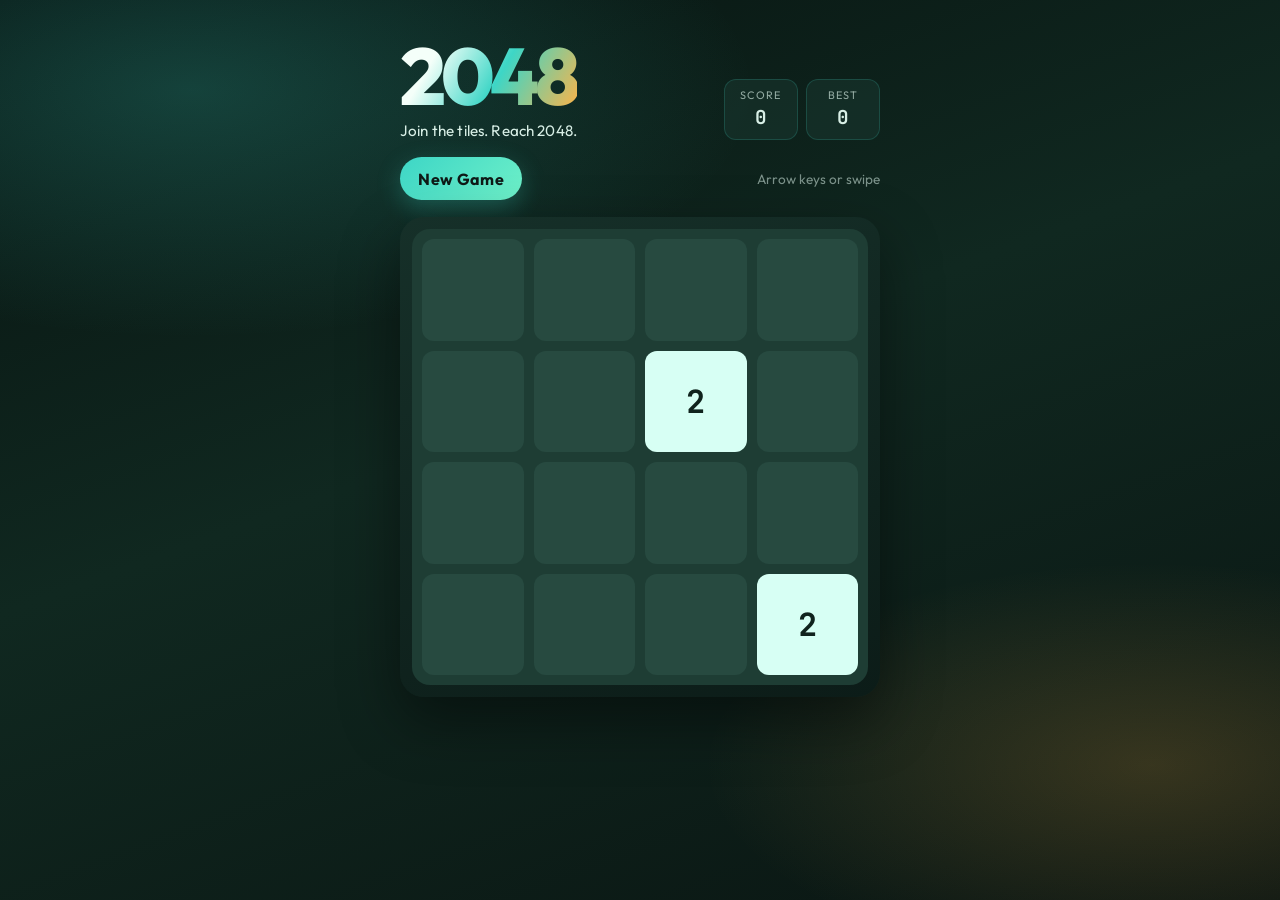
<file: 2048-GAME-proj0/web/index.html>
<!DOCTYPE html>
<html lang="en">
<head>
  <meta charset="UTF-8" />
  <meta name="viewport" content="width=device-width, initial-scale=1, viewport-fit=cover" />
  <title>2048</title>
  <link rel="preconnect" href="https://fonts.googleapis.com" />
  <link rel="preconnect" href="https://fonts.gstatic.com" crossorigin />
  <link href="https://fonts.googleapis.com/css2?family=Outfit:wght@500;700;800&family=JetBrains+Mono:wght@500;700&display=swap" rel="stylesheet" />
  <link rel="stylesheet" href="style.css" />
</head>
<body>
  <div class="atmosphere" aria-hidden="true"></div>

  <main class="stage">
    <header class="top">
      <div class="brand-block">
        <h1 class="brand">2048</h1>
        <p class="tagline">Join the tiles. Reach 2048.</p>
      </div>
      <div class="scores" aria-live="polite">
        <div class="score-card">
          <span class="score-label">Score</span>
          <span id="score" class="score-value">0</span>
        </div>
        <div class="score-card">
          <span class="score-label">Best</span>
          <span id="best" class="score-value">0</span>
        </div>
      </div>
    </header>

    <div class="toolbar">
      <button type="button" id="new-game" class="btn-primary">New Game</button>
      <p class="hint">Arrow keys or swipe</p>
    </div>

    <section class="board-wrap" aria-label="2048 board">
      <div id="board" class="board" role="grid" aria-rowcount="4" aria-colcount="4"></div>
      <div id="overlay" class="overlay hidden" role="dialog" aria-modal="true" aria-labelledby="overlay-title">
        <p id="overlay-title" class="overlay-title">Game Over</p>
        <button type="button" id="try-again" class="btn-primary">Try Again</button>
      </div>
    </section>
  </main>

  <script src="game.js"></script>
</body>
</html>
</file>
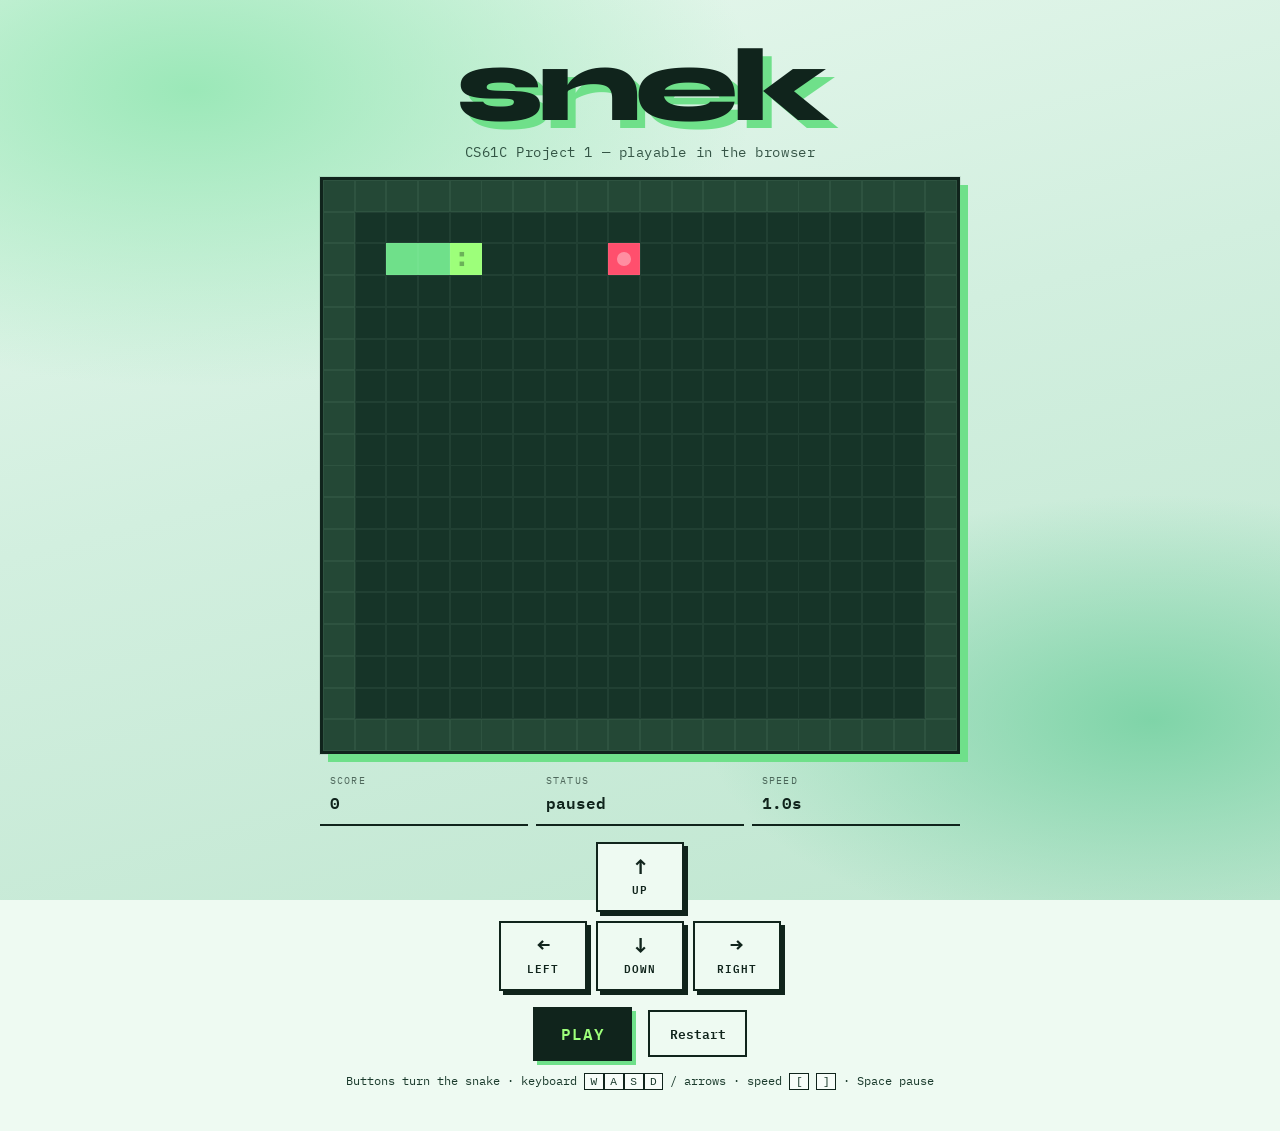
<file: cs61c-proj1-snek/web/index.html>
<!DOCTYPE html>
<html lang="en">
  <head>
    <meta charset="UTF-8" />
    <meta name="viewport" content="width=device-width, initial-scale=1" />
    <title>snek — web</title>
    <link rel="preconnect" href="https://fonts.googleapis.com" />
    <link rel="preconnect" href="https://fonts.gstatic.com" crossorigin />
    <link
      href="https://fonts.googleapis.com/css2?family=IBM+Plex+Mono:wght@400;600&family=Syne:wght@700;800&display=swap"
      rel="stylesheet"
    />
    <link rel="stylesheet" href="styles.css" />
  </head>
  <body>
    <div class="atmosphere" aria-hidden="true"></div>

    <main class="stage">
      <header class="brand-block">
        <h1 class="brand">snek</h1>
        <p class="tagline">CS61C Project 1 — playable in the browser</p>
      </header>

      <section class="playfield" aria-label="Game board">
        <canvas id="board" width="640" height="576" role="img" aria-label="Snake game board"></canvas>

        <div class="hud">
          <div class="stat">
            <span class="stat-label">score</span>
            <span class="stat-value" id="score">0</span>
          </div>
          <div class="stat">
            <span class="stat-label">status</span>
            <span class="stat-value" id="status">ready</span>
          </div>
          <div class="stat">
            <span class="stat-label">speed</span>
            <span class="stat-value" id="speed">1.0s</span>
          </div>
        </div>
      </section>

      <div class="dir-pad" aria-label="Direction controls">
        <button type="button" class="dir-btn" data-dir="up" id="btn-up">
          <span class="dir-arrow">↑</span>
          <span class="dir-label">Up</span>
        </button>
        <div class="dir-row">
          <button type="button" class="dir-btn" data-dir="left" id="btn-left">
            <span class="dir-arrow">←</span>
            <span class="dir-label">Left</span>
          </button>
          <button type="button" class="dir-btn" data-dir="down" id="btn-down">
            <span class="dir-arrow">↓</span>
            <span class="dir-label">Down</span>
          </button>
          <button type="button" class="dir-btn" data-dir="right" id="btn-right">
            <span class="dir-arrow">→</span>
            <span class="dir-label">Right</span>
          </button>
        </div>
      </div>

      <div class="controls">
        <button type="button" id="btn-start" class="cta">Play</button>
        <button type="button" id="btn-restart" class="ghost">Restart</button>
        <p class="hint">
          Buttons turn the snake · keyboard <kbd>W</kbd><kbd>A</kbd><kbd>S</kbd><kbd>D</kbd> / arrows ·
          speed <kbd>[</kbd> <kbd>]</kbd> · Space pause
        </p>
      </div>
    </main>

    <div id="overlay" class="overlay hidden" role="dialog" aria-modal="true">
      <div class="overlay-panel">
        <p class="overlay-brand">snek</p>
        <h2 id="overlay-title">Game over</h2>
        <p id="overlay-msg">Your snake hit something.</p>
        <button type="button" id="btn-again" class="cta">Play again</button>
      </div>
    </div>

    <script type="module" src="main.js"></script>
  </body>
</html>
</file>
<file: 2048-GAME-proj0/web/style.css>
:root {
  --ink: #0f1a17;
  --fog: #d8efe6;
  --panel: #163029;
  --panel-deep: #0c1c18;
  --grid: #1e3d34;
  --cell: #274a40;
  --accent: #3dd6c6;
  --accent-hot: #ffb347;
  --win: #7dffb3;
  --lose: #ff8a7a;
  --shadow: 0 24px 60px rgba(0, 0, 0, 0.45);
  --radius: 18px;
  font-synthesis: none;
}

*,
*::before,
*::after {
  box-sizing: border-box;
}

html,
body {
  margin: 0;
  min-height: 100%;
}

body {
  font-family: "Outfit", sans-serif;
  color: var(--fog);
  background: var(--ink);
  overflow-x: hidden;
}

.atmosphere {
  position: fixed;
  inset: 0;
  z-index: -1;
  background:
    radial-gradient(ellipse 80% 50% at 15% 10%, rgba(61, 214, 198, 0.22), transparent 55%),
    radial-gradient(ellipse 70% 45% at 90% 85%, rgba(255, 179, 71, 0.18), transparent 50%),
    linear-gradient(160deg, #071310 0%, #102820 45%, #0a1512 100%);
  animation: drift 18s ease-in-out infinite alternate;
}

@keyframes drift {
  from { filter: hue-rotate(0deg) saturate(1); }
  to { filter: hue-rotate(12deg) saturate(1.15); }
}

.stage {
  width: min(92vw, 480px);
  margin: 0 auto;
  padding: clamp(1.25rem, 4vw, 2.5rem) 0 3rem;
  display: flex;
  flex-direction: column;
  gap: 1.1rem;
}

.top {
  display: flex;
  align-items: flex-end;
  justify-content: space-between;
  gap: 1rem;
}

.brand {
  margin: 0;
  font-size: clamp(3.4rem, 14vw, 5rem);
  font-weight: 800;
  letter-spacing: -0.06em;
  line-height: 0.9;
  background: linear-gradient(120deg, #f4fff9 20%, var(--accent) 55%, var(--accent-hot));
  -webkit-background-clip: text;
  background-clip: text;
  color: transparent;
  animation: brand-in 0.7s cubic-bezier(0.2, 0.8, 0.2, 1) both;
}

.tagline {
  margin: 0.55rem 0 0;
  font-size: 0.95rem;
  opacity: 0.72;
  letter-spacing: 0.01em;
  animation: brand-in 0.7s 0.08s cubic-bezier(0.2, 0.8, 0.2, 1) both;
}

@keyframes brand-in {
  from { opacity: 0; transform: translateY(12px); }
  to { opacity: 1; transform: translateY(0); }
}

.scores {
  display: flex;
  gap: 0.55rem;
}

.score-card {
  min-width: 4.6rem;
  padding: 0.45rem 0.7rem 0.55rem;
  border-radius: 12px;
  background: rgba(22, 48, 41, 0.85);
  border: 1px solid rgba(61, 214, 198, 0.18);
  text-align: center;
}

.score-label {
  display: block;
  font-size: 0.68rem;
  text-transform: uppercase;
  letter-spacing: 0.12em;
  opacity: 0.65;
}

.score-value {
  display: block;
  margin-top: 0.15rem;
  font-family: "JetBrains Mono", monospace;
  font-weight: 700;
  font-size: 1.2rem;
}

.toolbar {
  display: flex;
  align-items: center;
  justify-content: space-between;
  gap: 1rem;
}

.btn-primary {
  appearance: none;
  border: 0;
  cursor: pointer;
  font: inherit;
  font-weight: 700;
  letter-spacing: 0.02em;
  color: var(--ink);
  background: linear-gradient(135deg, var(--accent), #6ef0c8);
  padding: 0.7rem 1.15rem;
  border-radius: 999px;
  transition: transform 0.18s ease, box-shadow 0.18s ease, filter 0.18s ease;
  box-shadow: 0 8px 24px rgba(61, 214, 198, 0.28);
}

.btn-primary:hover {
  transform: translateY(-1px) scale(1.02);
  filter: brightness(1.05);
}

.btn-primary:active {
  transform: translateY(1px) scale(0.98);
}

.hint {
  margin: 0;
  font-size: 0.85rem;
  opacity: 0.55;
}

.board-wrap {
  position: relative;
  border-radius: calc(var(--radius) + 6px);
  padding: 12px;
  background: linear-gradient(160deg, var(--panel), var(--panel-deep));
  box-shadow: var(--shadow);
}

.board {
  display: grid;
  grid-template-columns: repeat(4, 1fr);
  grid-template-rows: repeat(4, 1fr);
  gap: 10px;
  aspect-ratio: 1;
  background: var(--grid);
  border-radius: var(--radius);
  padding: 10px;
  touch-action: none;
  user-select: none;
}

.cell {
  border-radius: 12px;
  background: var(--cell);
  position: relative;
}

.tile {
  position: absolute;
  inset: 0;
  display: grid;
  place-items: center;
  border-radius: 12px;
  font-family: "JetBrains Mono", monospace;
  font-weight: 700;
  font-size: clamp(1.35rem, 6.5vw, 2rem);
  color: #10231d;
  transition: transform 0.12s ease-out;
  animation: pop 0.18s cubic-bezier(0.2, 1.4, 0.3, 1);
}

.tile.merged {
  animation: merge-pulse 0.22s ease-out;
}

@keyframes pop {
  from { transform: scale(0.55); opacity: 0.4; }
  to { transform: scale(1); opacity: 1; }
}

@keyframes merge-pulse {
  0% { transform: scale(1); }
  50% { transform: scale(1.12); }
  100% { transform: scale(1); }
}

.tile.v2 { background: #d7fff4; }
.tile.v4 { background: #b6f5e4; }
.tile.v8 { background: #7ee8cf; }
.tile.v16 { background: #4fd4b8; color: #06241d; }
.tile.v32 { background: #3dd6c6; color: #06241d; }
.tile.v64 { background: #24b8a8; color: #041814; }
.tile.v128 { background: #ffd27a; color: #2a1a00; font-size: clamp(1.15rem, 5.5vw, 1.7rem); }
.tile.v256 { background: #ffb347; color: #2a1a00; font-size: clamp(1.15rem, 5.5vw, 1.7rem); }
.tile.v512 { background: #ff9347; color: #2a1200; font-size: clamp(1.15rem, 5.5vw, 1.7rem); }
.tile.v1024 { background: #ff6b4a; color: #1c0800; font-size: clamp(1rem, 4.8vw, 1.4rem); }
.tile.v2048 { background: linear-gradient(135deg, #7dffb3, #3dd6c6); color: #041814; font-size: clamp(1rem, 4.8vw, 1.4rem); box-shadow: 0 0 28px rgba(125, 255, 179, 0.45); }
.tile.v4096,
.tile.v8192 { background: #1a2e4a; color: #e8f4ff; font-size: clamp(0.95rem, 4.5vw, 1.25rem); }

.overlay {
  position: absolute;
  inset: 12px;
  border-radius: var(--radius);
  display: grid;
  place-content: center;
  gap: 1rem;
  text-align: center;
  background: rgba(8, 20, 17, 0.78);
  backdrop-filter: blur(6px);
  animation: fade-in 0.25s ease;
}

.overlay.hidden {
  display: none;
}

.overlay.win .overlay-title {
  color: var(--win);
}

.overlay.lose .overlay-title {
  color: var(--lose);
}

.overlay-title {
  margin: 0;
  font-size: clamp(1.8rem, 7vw, 2.4rem);
  font-weight: 800;
  letter-spacing: -0.03em;
}

@keyframes fade-in {
  from { opacity: 0; }
  to { opacity: 1; }
}

@media (max-width: 420px) {
  .top {
    flex-direction: column;
    align-items: stretch;
  }

  .scores {
    justify-content: flex-start;
  }

  .hint {
    font-size: 0.75rem;
  }
}
</file>
<file: cs61c-proj1-snek/web/styles.css>
:root {
  --ink: #10241c;
  --ink-soft: #1a3a2c;
  --mint: #c8f0d8;
  --foam: #eefaf2;
  --lime: #6fe08a;
  --lime-hot: #9dff7a;
  --coral: #ff4f6d;
  --wall: #244836;
  --empty: #163428;
  --glow: rgba(111, 224, 138, 0.35);
  --font-brand: "Syne", sans-serif;
  --font-mono: "IBM Plex Mono", ui-monospace, monospace;
}

*,
*::before,
*::after {
  box-sizing: border-box;
}

html,
body {
  margin: 0;
  min-height: 100%;
}

body {
  font-family: var(--font-mono);
  color: var(--ink);
  background: var(--foam);
  overflow-x: hidden;
}

.atmosphere {
  position: fixed;
  inset: 0;
  z-index: -1;
  background:
    radial-gradient(ellipse 80% 60% at 15% 10%, #9be8b8 0%, transparent 55%),
    radial-gradient(ellipse 70% 50% at 90% 80%, #7fd4a8 0%, transparent 50%),
    linear-gradient(165deg, #e8f8ee 0%, #d2efdf 45%, #bfe6d0 100%);
  animation: drift 18s ease-in-out infinite alternate;
}

@keyframes drift {
  from {
    filter: hue-rotate(0deg);
    transform: scale(1);
  }
  to {
    filter: hue-rotate(12deg);
    transform: scale(1.04);
  }
}

.stage {
  min-height: 100vh;
  min-height: 100dvh;
  display: grid;
  grid-template-rows: auto 1fr auto auto;
  align-content: start;
  justify-items: center;
  gap: 1rem;
  padding: clamp(1rem, 4vw, 2.5rem);
}

.brand-block {
  text-align: center;
  animation: rise-in 0.7s cubic-bezier(0.22, 1, 0.36, 1) both;
}

.brand {
  margin: 0;
  font-family: var(--font-brand);
  font-weight: 800;
  font-size: clamp(3.5rem, 12vw, 6.5rem);
  letter-spacing: -0.06em;
  line-height: 0.9;
  color: var(--ink);
  text-shadow: 0.08em 0.08em 0 var(--lime);
}

.tagline {
  margin: 0.6rem 0 0;
  font-size: 0.85rem;
  letter-spacing: 0.04em;
  color: var(--ink-soft);
  opacity: 0.85;
}

.playfield {
  width: min(100%, 40rem);
  display: grid;
  gap: 0.75rem;
  animation: rise-in 0.85s 0.08s cubic-bezier(0.22, 1, 0.36, 1) both;
}

#board {
  width: 100%;
  height: auto;
  display: block;
  border: 3px solid var(--ink);
  background: var(--ink);
  image-rendering: pixelated;
  box-shadow:
    8px 8px 0 var(--lime),
    0 0 0 1px rgba(16, 36, 28, 0.08);
}

.hud {
  display: grid;
  grid-template-columns: repeat(3, 1fr);
  gap: 0.5rem;
}

.stat {
  display: flex;
  flex-direction: column;
  gap: 0.15rem;
  padding: 0.45rem 0.6rem;
  border-bottom: 2px solid var(--ink);
}

.stat-label {
  font-size: 0.65rem;
  text-transform: uppercase;
  letter-spacing: 0.12em;
  opacity: 0.65;
}

.stat-value {
  font-weight: 600;
  font-size: 1rem;
}

.controls {
  display: flex;
  flex-wrap: wrap;
  align-items: center;
  justify-content: center;
  gap: 0.75rem 1rem;
  animation: rise-in 1s 0.15s cubic-bezier(0.22, 1, 0.36, 1) both;
}

.cta,
.ghost,
.dpad button {
  font-family: var(--font-mono);
  font-weight: 600;
  cursor: pointer;
  border: 2px solid var(--ink);
  transition:
    transform 0.15s ease,
    background 0.15s ease,
    box-shadow 0.15s ease;
}

.cta {
  background: var(--ink);
  color: var(--lime-hot);
  padding: 0.7rem 1.6rem;
  font-size: 1rem;
  letter-spacing: 0.06em;
  text-transform: uppercase;
  box-shadow: 4px 4px 0 var(--lime);
}

.cta:hover {
  transform: translate(-1px, -1px);
  box-shadow: 5px 5px 0 var(--lime);
}

.cta:active {
  transform: translate(2px, 2px);
  box-shadow: 1px 1px 0 var(--lime);
}

.ghost {
  background: transparent;
  color: var(--ink);
  padding: 0.65rem 1.2rem;
}

.ghost:hover {
  background: rgba(16, 36, 28, 0.06);
}

.hint {
  width: 100%;
  margin: 0;
  text-align: center;
  font-size: 0.75rem;
  color: var(--ink-soft);
}

kbd {
  display: inline-block;
  padding: 0.1rem 0.35rem;
  border: 1px solid var(--ink);
  background: rgba(255, 255, 255, 0.55);
  font-size: 0.7rem;
}

.dir-pad {
  display: flex;
  flex-direction: column;
  align-items: center;
  gap: 0.55rem;
  animation: rise-in 0.9s 0.12s cubic-bezier(0.22, 1, 0.36, 1) both;
}

.dir-row {
  display: flex;
  gap: 0.55rem;
}

.dir-btn {
  display: flex;
  flex-direction: column;
  align-items: center;
  justify-content: center;
  gap: 0.15rem;
  width: 5.5rem;
  height: 4.4rem;
  background: var(--foam);
  color: var(--ink);
  border: 2px solid var(--ink);
  font-family: var(--font-mono);
  font-weight: 600;
  cursor: pointer;
  box-shadow: 4px 4px 0 var(--ink);
  transition:
    transform 0.12s ease,
    box-shadow 0.12s ease,
    background 0.12s ease;
}

.dir-btn:hover {
  background: var(--mint);
  transform: translate(-1px, -1px);
  box-shadow: 5px 5px 0 var(--ink);
}

.dir-btn:active,
.dir-btn.is-pressed {
  transform: translate(2px, 2px);
  box-shadow: 1px 1px 0 var(--ink);
  background: var(--lime);
}

.dir-arrow {
  font-size: 1.35rem;
  line-height: 1;
}

.dir-label {
  font-size: 0.7rem;
  letter-spacing: 0.08em;
  text-transform: uppercase;
}

.overlay {
  position: fixed;
  inset: 0;
  display: grid;
  place-items: center;
  background: rgba(16, 36, 28, 0.55);
  backdrop-filter: blur(4px);
  z-index: 20;
  animation: fade-in 0.25s ease both;
}

.overlay.hidden {
  display: none;
}

.overlay-panel {
  width: min(90vw, 22rem);
  padding: 1.75rem 1.5rem;
  background: var(--foam);
  border: 3px solid var(--ink);
  box-shadow: 8px 8px 0 var(--coral);
  text-align: center;
  animation: pop-in 0.35s cubic-bezier(0.22, 1, 0.36, 1) both;
}

.overlay-brand {
  margin: 0;
  font-family: var(--font-brand);
  font-weight: 800;
  font-size: 1.5rem;
  letter-spacing: -0.04em;
}

.overlay-panel h2 {
  margin: 0.35rem 0 0.5rem;
  font-family: var(--font-brand);
  font-size: 1.75rem;
}

.overlay-panel p:not(.overlay-brand) {
  margin: 0 0 1.25rem;
  font-size: 0.9rem;
  color: var(--ink-soft);
}

@keyframes rise-in {
  from {
    opacity: 0;
    transform: translateY(18px);
  }
  to {
    opacity: 1;
    transform: translateY(0);
  }
}

@keyframes fade-in {
  from {
    opacity: 0;
  }
  to {
    opacity: 1;
  }
}

@keyframes pop-in {
  from {
    opacity: 0;
    transform: scale(0.92) translateY(10px);
  }
  to {
    opacity: 1;
    transform: scale(1) translateY(0);
  }
}

@media (prefers-reduced-motion: reduce) {
  .atmosphere,
  .brand-block,
  .playfield,
  .controls,
  .overlay,
  .overlay-panel {
    animation: none;
  }
}
</file>
